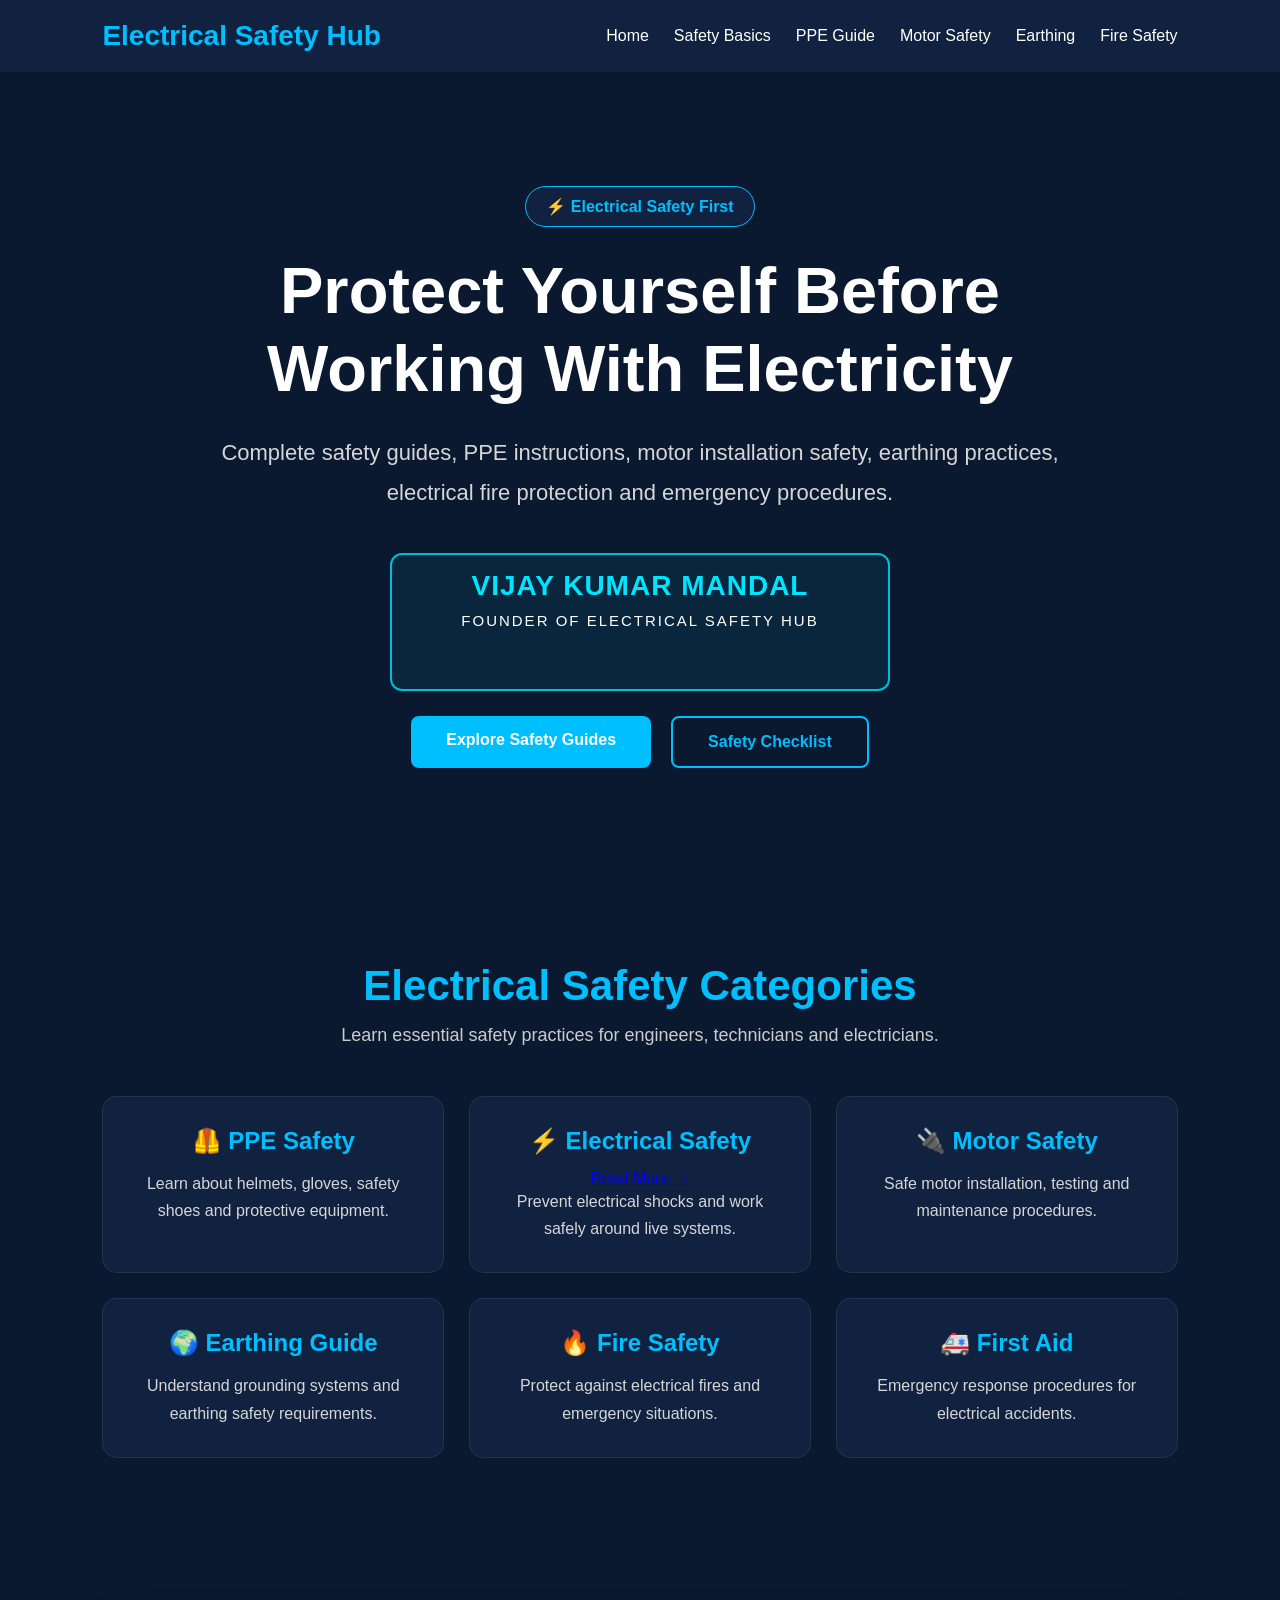
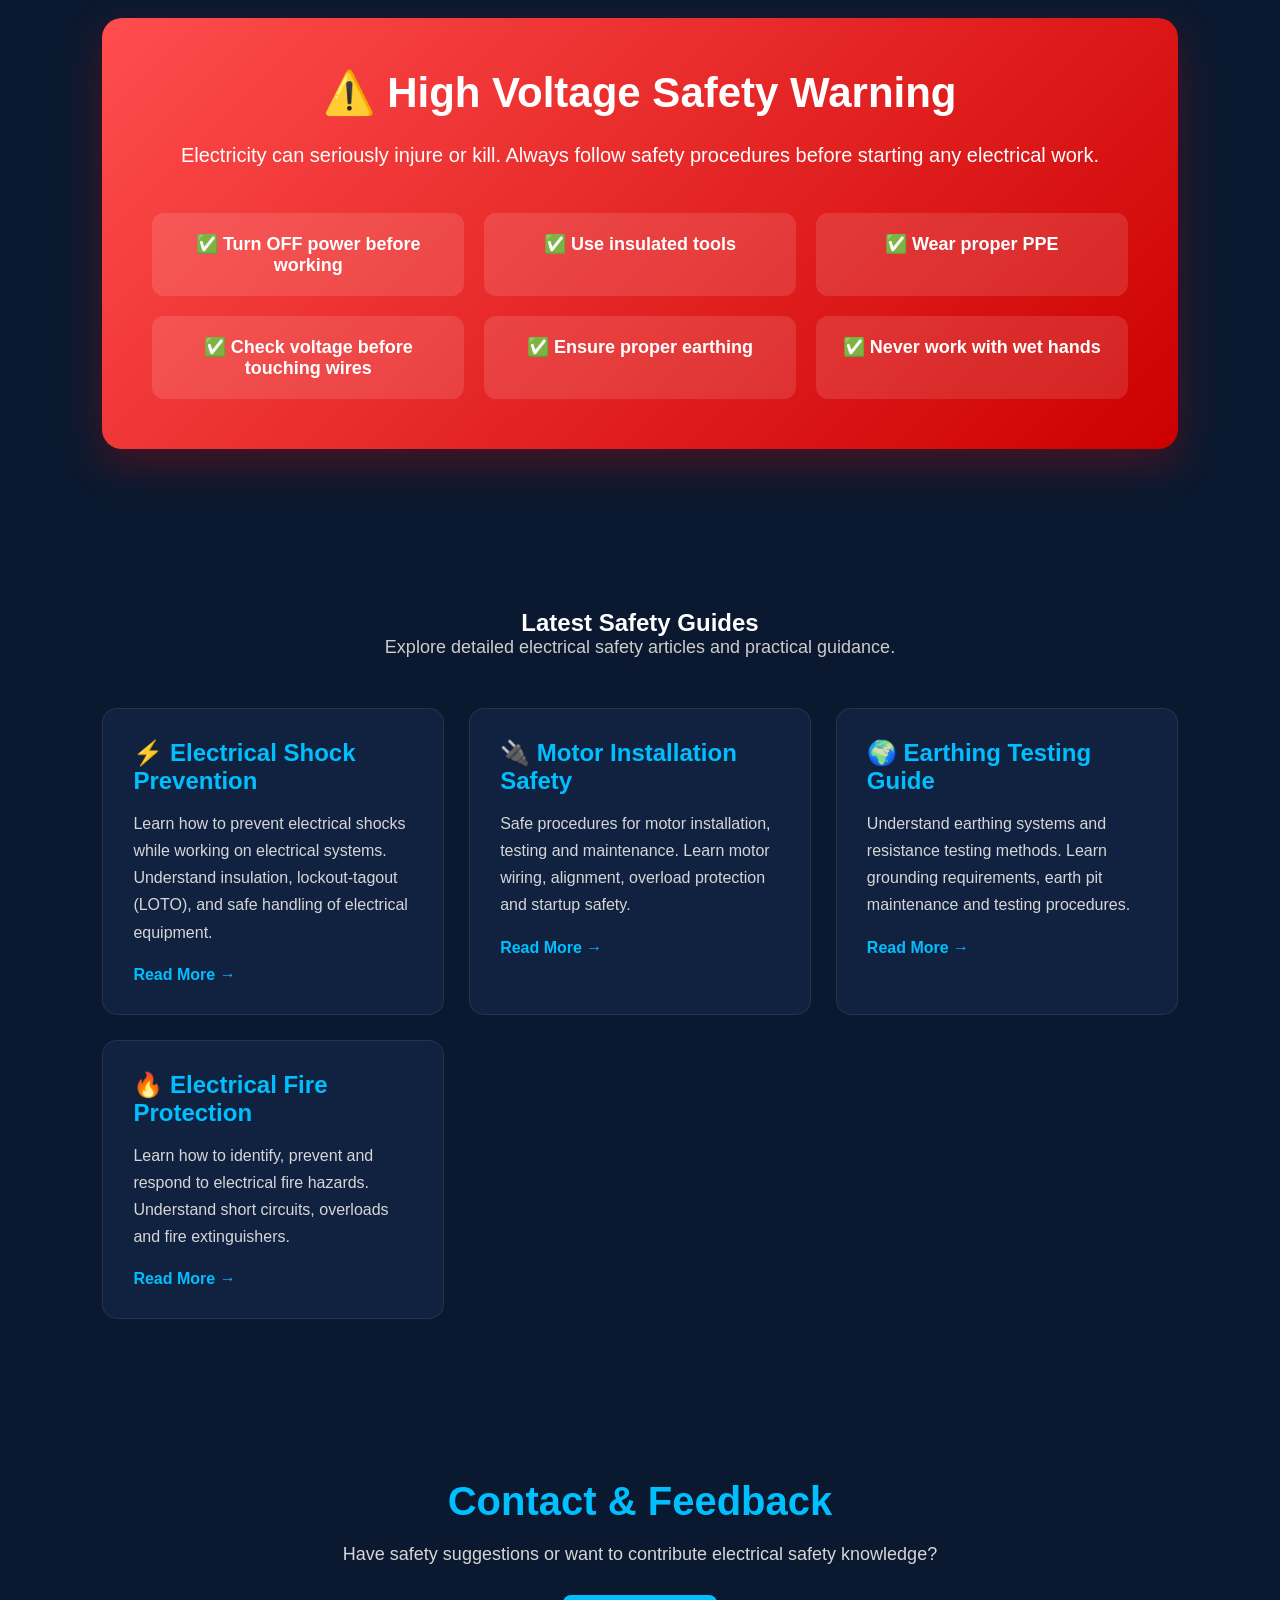
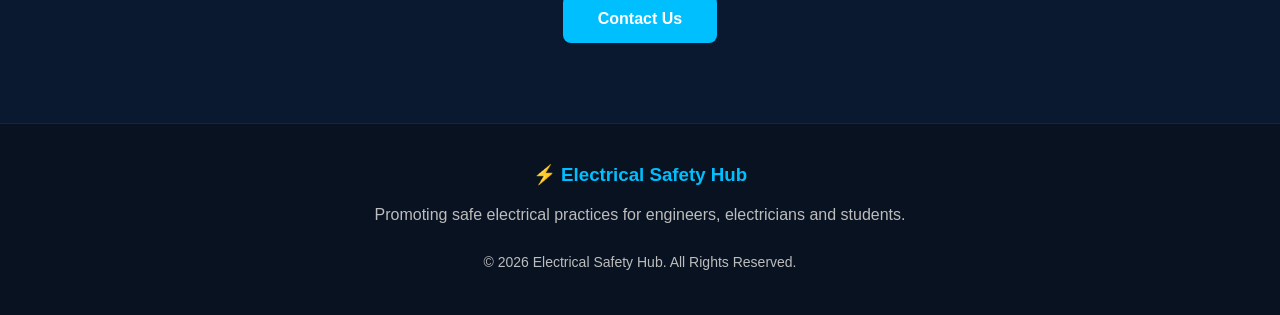
<file: index.html>
<!DOCTYPE html>
<html lang="en">
<head>
    <meta charset="UTF-8">
    <meta name="viewport" content="width=device-width, initial-scale=1.0">

    <title>Electrical Safety Hub</title>

    <link rel="stylesheet" href="style.css">
</head>
<body>

    <!-- Navbar -->
    <nav>
        <div class="logo">
            Electrical Safety Hub
        </div>

        <ul>
            <li><a href="#">Home</a></li>
            <li><a href="#">Safety Basics</a></li>
            <li><a href="#">PPE Guide</a></li>
            <li><a href="#">Motor Safety</a></li>
            <li><a href="#">Earthing</a></li>
            <li><a href="#">Fire Safety</a></li>
        </ul>
    </nav>

    <!-- Hero Section -->
    <section class="hero">

    <div class="hero-content">

        <span class="badge">⚡ Electrical Safety First</span>

        <h1>
            Protect Yourself Before Working With Electricity
        </h1>

        <p>
            Complete safety guides, PPE instructions, motor installation safety,
            earthing practices, electrical fire protection and emergency procedures.
        </p>
<div class="founder-box">
    <h3>VIJAY KUMAR MANDAL</h3>
    <p>FOUNDER OF ELECTRICAL SAFETY HUB</p>
</div>
        <div class="hero-buttons">
            <a href="#" class="btn">Explore Safety Guides</a>
            <a href="#" class="btn-outline">Safety Checklist</a>
        </div>

    </div>

</section>
<!-- Safety Categories -->

<section class="safety-section">

    <h2>Electrical Safety Categories</h2>

    <p class="section-subtitle">
        Learn essential safety practices for engineers, technicians and electricians.
    </p>

    <div class="card-container">

        <div class="card">
            <h3>🦺 PPE Safety</h3>
            <p>Learn about helmets, gloves, safety shoes and protective equipment.</p>
        </div>

        <div class="card">
            <h3>⚡ Electrical Safety</h3>
           <a href="shock-protection.html">Read More →</a>
            <p>Prevent electrical shocks and work safely around live systems.</p>
        </div>

        <div class="card">
            <h3>🔌 Motor Safety</h3>
            <p>Safe motor installation, testing and maintenance procedures.</p>
        </div>

        <div class="card">
            <h3>🌍 Earthing Guide</h3>
            <p>Understand grounding systems and earthing safety requirements.</p>
        </div>

        <div class="card">
            <h3>🔥 Fire Safety</h3>
            <p>Protect against electrical fires and emergency situations.</p>
        </div>

        <div class="card">
            <h3>🚑 First Aid</h3>
            <p>Emergency response procedures for electrical accidents.</p>
        </div>

    </div>

</section>
    <!-- Emergency Warning Section -->

<section class="warning-section">

    <div class="warning-box">

        <h2>⚠️ High Voltage Safety Warning</h2>

        <p>
            Electricity can seriously injure or kill. Always follow safety
            procedures before starting any electrical work.
        </p>

        <div class="rules">

            <div class="rule">
                ✅ Turn OFF power before working
            </div>

            <div class="rule">
                ✅ Use insulated tools
            </div>

            <div class="rule">
                ✅ Wear proper PPE
            </div>

            <div class="rule">
                ✅ Check voltage before touching wires
            </div>

            <div class="rule">
                ✅ Ensure proper earthing
            </div>

            <div class="rule">
                ✅ Never work with wet hands
            </div>

        </div>

    </div>

</section>
    <!-- Latest Safety Guides -->

<section class="guides-section">

    <h2>Latest Safety Guides</h2>

    <p class="section-subtitle">
        Explore detailed electrical safety articles and practical guidance.
    </p>

    <div class="guide-container">

        <div class="guide-card">
            <h3>⚡ Electrical Shock Prevention</h3>
           <p>
Learn how to prevent electrical shocks while working on electrical systems.
Understand insulation, lockout-tagout (LOTO), and safe handling of electrical equipment.
</p>
            <a href="#">Read More →</a>
        </div>

        <div class="guide-card">
            <h3>🔌 Motor Installation Safety</h3>
           <p>
Safe procedures for motor installation, testing and maintenance.
Learn motor wiring, alignment, overload protection and startup safety.
</p>
            <a href="#">Read More →</a>
        </div>

        <div class="guide-card">
            <h3>🌍 Earthing Testing Guide</h3>
          <p>
Understand earthing systems and resistance testing methods.
Learn grounding requirements, earth pit maintenance and testing procedures.
</p>
            <a href="#">Read More →</a>
        </div>

        <div class="guide-card">
            <h3>🔥 Electrical Fire Protection</h3>
           <p>
Learn how to identify, prevent and respond to electrical fire hazards.
Understand short circuits, overloads and fire extinguishers.
</p>
            <a href="#">Read More →</a>
        </div>

    </div>

</section>
    <!-- Contact Section -->

<section class="contact-section">

    <h2>Contact & Feedback</h2>

    <p>
        Have safety suggestions or want to contribute electrical safety knowledge?
    </p>

    <a href="mailto:vijaykumar4319262@gmail.com" class="contact-btn">
        Contact Us
    </a>

</section>

<!-- Footer -->

<footer>

    <div class="footer-content">

        <h3>⚡ Electrical Safety Hub</h3>

        <p>
            Promoting safe electrical practices for engineers,
            electricians and students.
        </p>

        <p class="copyright">
            © 2026 Electrical Safety Hub. All Rights Reserved.
        </p>

    </div>

</footer>
</body>
</html>
</file>
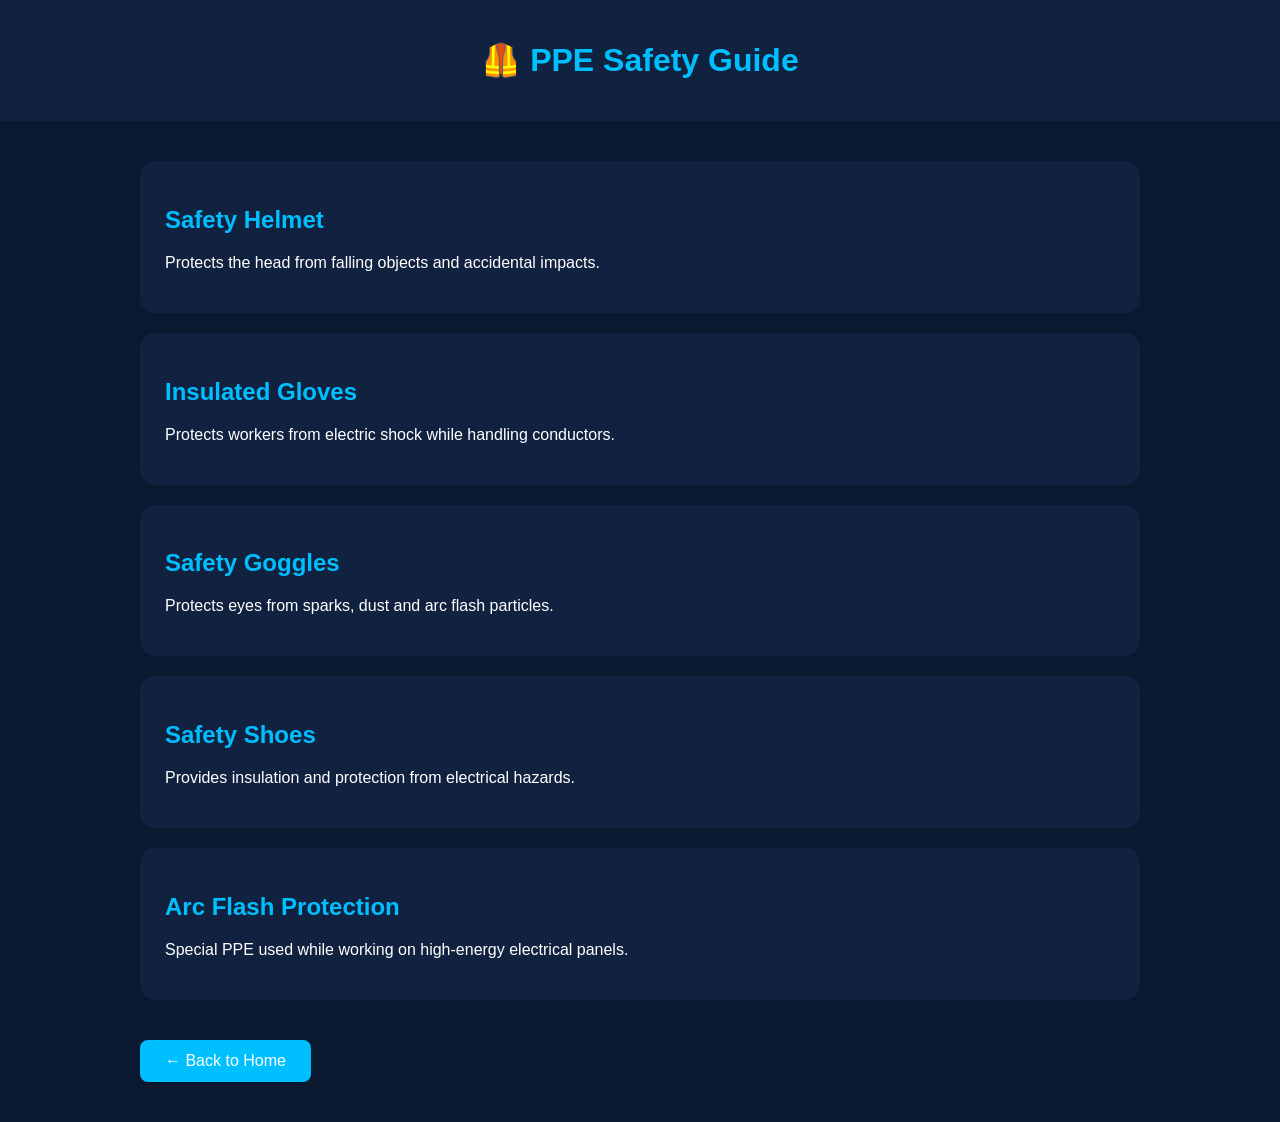
<file: ppe-guide.html>
<!DOCTYPE html>
<html lang="en">
<head>
<meta charset="UTF-8">
<meta name="viewport" content="width=device-width, initial-scale=1.0">

<title>PPE Safety Guide | Electrical Safety Hub</title>

<style>

body{
    margin:0;
    font-family:Arial,sans-serif;
    background:#0A192F;
    color:white;
}

header{
    background:#112240;
    padding:20px;
    text-align:center;
}

header h1{
    color:#00BFFF;
}

.container{
    max-width:1000px;
    margin:auto;
    padding:40px 20px;
}

.card{
    background:#112240;
    padding:25px;
    border-radius:15px;
    margin-bottom:20px;
}

.card h2{
    color:#00BFFF;
}

.back-btn{
    display:inline-block;
    margin-top:20px;
    padding:12px 25px;
    background:#00BFFF;
    color:white;
    text-decoration:none;
    border-radius:8px;
}

</style>

</head>
<body>

<header>
    <h1>🦺 PPE Safety Guide</h1>
</header>

<div class="container">

    <div class="card">
        <h2>Safety Helmet</h2>
        <p>
            Protects the head from falling objects and accidental impacts.
        </p>
    </div>

    <div class="card">
        <h2>Insulated Gloves</h2>
        <p>
            Protects workers from electric shock while handling conductors.
        </p>
    </div>

    <div class="card">
        <h2>Safety Goggles</h2>
        <p>
            Protects eyes from sparks, dust and arc flash particles.
        </p>
    </div>

    <div class="card">
        <h2>Safety Shoes</h2>
        <p>
            Provides insulation and protection from electrical hazards.
        </p>
    </div>

    <div class="card">
        <h2>Arc Flash Protection</h2>
        <p>
            Special PPE used while working on high-energy electrical panels.
        </p>
    </div>

    <a href="../index.html" class="back-btn">
        ← Back to Home
    </a>

</div>

</body>
</html>
</file>
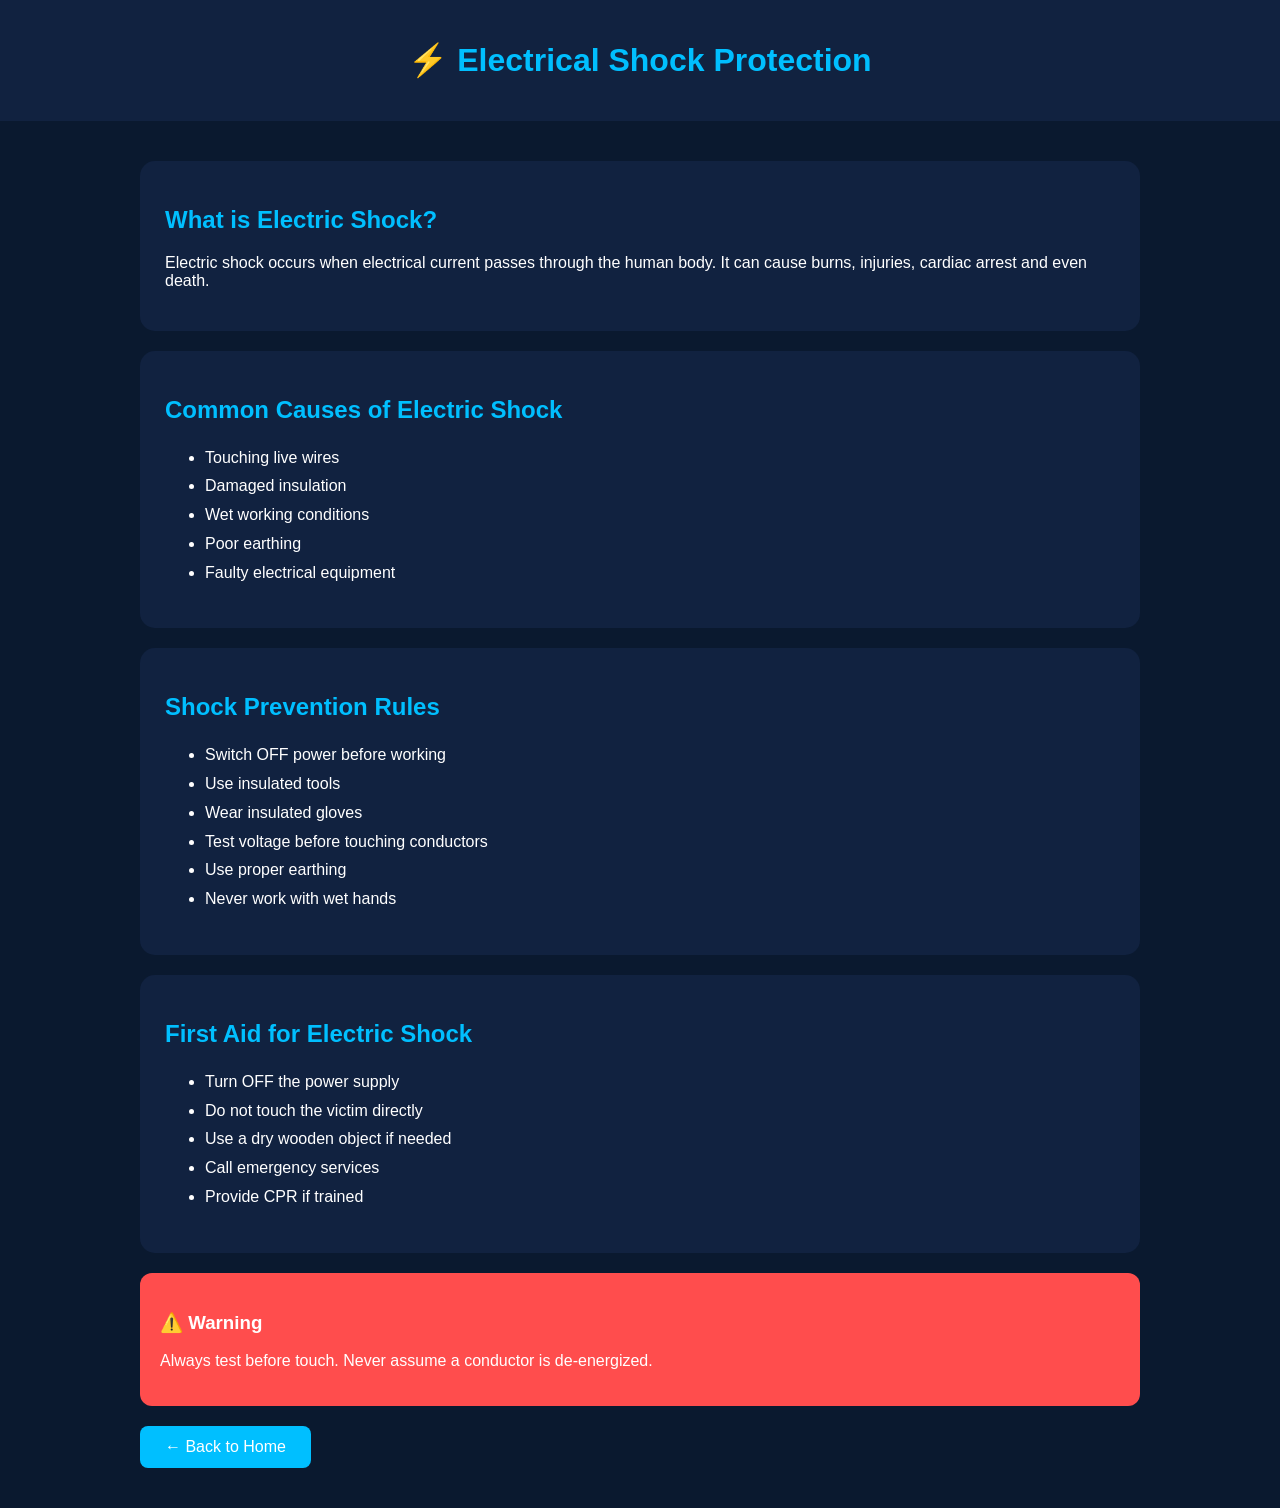
<file: shock-protection.html>
<!DOCTYPE html>
<html lang="en">
<head>
<meta charset="UTF-8">
<meta name="viewport" content="width=device-width, initial-scale=1.0">

<title>Shock Protection | Electrical Safety Hub</title>

<style>

body{
    margin:0;
    font-family:Arial,sans-serif;
    background:#0A192F;
    color:white;
}

header{
    background:#112240;
    padding:20px;
    text-align:center;
}

header h1{
    color:#00BFFF;
}

.container{
    max-width:1000px;
    margin:auto;
    padding:40px 20px;
}

.card{
    background:#112240;
    padding:25px;
    border-radius:15px;
    margin-bottom:20px;
}

.card h2{
    color:#00BFFF;
}

.card ul{
    line-height:1.8;
}

.warning{
    background:#ff4d4d;
    padding:20px;
    border-radius:12px;
    margin-top:20px;
}

.back-btn{
    display:inline-block;
    margin-top:20px;
    padding:12px 25px;
    background:#00BFFF;
    color:white;
    text-decoration:none;
    border-radius:8px;
}

</style>

</head>
<body>

<header>
    <h1>⚡ Electrical Shock Protection</h1>
</header>

<div class="container">

    <div class="card">
        <h2>What is Electric Shock?</h2>
        <p>
            Electric shock occurs when electrical current passes through the human body.
            It can cause burns, injuries, cardiac arrest and even death.
        </p>
    </div>

    <div class="card">
        <h2>Common Causes of Electric Shock</h2>
        <ul>
            <li>Touching live wires</li>
            <li>Damaged insulation</li>
            <li>Wet working conditions</li>
            <li>Poor earthing</li>
            <li>Faulty electrical equipment</li>
        </ul>
    </div>

    <div class="card">
        <h2>Shock Prevention Rules</h2>
        <ul>
            <li>Switch OFF power before working</li>
            <li>Use insulated tools</li>
            <li>Wear insulated gloves</li>
            <li>Test voltage before touching conductors</li>
            <li>Use proper earthing</li>
            <li>Never work with wet hands</li>
        </ul>
    </div>

    <div class="card">
        <h2>First Aid for Electric Shock</h2>
        <ul>
            <li>Turn OFF the power supply</li>
            <li>Do not touch the victim directly</li>
            <li>Use a dry wooden object if needed</li>
            <li>Call emergency services</li>
            <li>Provide CPR if trained</li>
        </ul>
    </div>

    <div class="warning">
        <h3>⚠️ Warning</h3>
        <p>
            Always test before touch. Never assume a conductor is de-energized.
        </p>
    </div>

    <a href="index.html" class="back-btn">← Back to Home</a>

</div>

</body>
</html>
</file>
<file: style.css>
*{
    margin:0;
    padding:0;
    box-sizing:border-box;
    font-family:Arial, sans-serif;
}

body{
    background:#0A192F;
    color:white;
}

/* Navbar */

nav{
    display:flex;
    justify-content:space-between;
    align-items:center;
    padding:20px 8%;
    background:#112240;
}

.logo{
    font-size:28px;
    font-weight:bold;
    color:#00BFFF;
}

nav ul{
    display:flex;
    list-style:none;
}

nav ul li{
    margin-left:25px;
}

nav ul li a{
    color:white;
    text-decoration:none;
}

/* Hero */

/* HERO SECTION */

.hero{
    min-height:90vh;
    display:flex;
    justify-content:center;
    align-items:center;
    text-align:center;
    padding:50px 20px;

    background:
    linear-gradient(
    rgba(10,25,47,0.92),
    rgba(10,25,47,0.92)
    ),
    url("https://images.unsplash.com/photo-1517048676732-d65bc937f952");

    background-size:cover;
    background-position:center;
}

.hero-content{
    max-width:900px;
}

.badge{
    display:inline-block;
    padding:10px 20px;
    background:#112240;
    border:1px solid #00BFFF;
    border-radius:50px;
    color:#00BFFF;
    font-weight:bold;
    margin-bottom:25px;
}

.hero h1{
    font-size:65px;
    line-height:1.2;
    margin-bottom:25px;
}

.hero p{
    font-size:22px;
    line-height:1.8;
    color:#d6d6d6;
    margin-bottom:40px;
}

.hero-buttons{
    display:flex;
    justify-content:center;
    gap:20px;
    flex-wrap:wrap;
}

.btn{
    padding:15px 35px;
    background:#00BFFF;
    color:white;
    text-decoration:none;
    border-radius:8px;
    font-weight:bold;
}

.btn:hover{
    transform:translateY(-3px);
}

.btn-outline{
    padding:15px 35px;
    border:2px solid #00BFFF;
    color:#00BFFF;
    text-decoration:none;
    border-radius:8px;
    font-weight:bold;
}

.btn-outline:hover{
    background:#00BFFF;
    color:white;
}
@media(max-width:768px){

    .hero h1{
        font-size:38px;
    }

    .hero p{
        font-size:18px;
    }

    nav{
        flex-direction:column;
        gap:15px;
    }

    nav ul{
        flex-wrap:wrap;
        justify-content:center;
    }

}
/* SAFETY SECTION */

.safety-section{
    padding:80px 8%;
    text-align:center;
}

.safety-section h2{
    font-size:42px;
    color:#00BFFF;
    margin-bottom:15px;
}

.section-subtitle{
    color:#cccccc;
    margin-bottom:50px;
    font-size:18px;
}

.card-container{
    display:grid;
    grid-template-columns:repeat(auto-fit,minmax(280px,1fr));
    gap:25px;
}

.card{
    background:#112240;
    padding:30px;
    border-radius:15px;
    transition:0.3s;
    border:1px solid rgba(255,255,255,0.08);
}

.card:hover{
    transform:translateY(-10px);
    border-color:#00BFFF;
    box-shadow:0 10px 30px rgba(0,191,255,0.25);
}

.card h3{
    font-size:24px;
    margin-bottom:15px;
    color:#00BFFF;
}

.card p{
    color:#d6d6d6;
    line-height:1.7;
}
/* WARNING SECTION */

.warning-section{
    padding:80px 8%;
}

.warning-box{
    background:linear-gradient(
    135deg,
    #ff4d4d,
    #cc0000
    );

    padding:50px;
    border-radius:20px;
    text-align:center;

    box-shadow:0 15px 40px rgba(255,0,0,0.25);
}

.warning-box h2{
    font-size:42px;
    margin-bottom:20px;
}

.warning-box p{
    font-size:20px;
    margin-bottom:40px;
    line-height:1.8;
}

.rules{
    display:grid;
    grid-template-columns:repeat(auto-fit,minmax(250px,1fr));
    gap:20px;
}

.rule{
    background:rgba(255,255,255,0.12);
    padding:20px;
    border-radius:12px;
    font-size:18px;
    font-weight:600;
}
/* GUIDES SECTION */

.guides-section{
    padding:80px 8%;
    text-align:center;
}

.guide-container{
    display:grid;
    grid-template-columns:repeat(auto-fit,minmax(280px,1fr));
    gap:25px;
    margin-top:40px;
}

.guide-card{
    background:#112240;
    padding:30px;
    border-radius:15px;
    text-align:left;
    transition:0.3s;
    border:1px solid rgba(255,255,255,0.08);
}

.guide-card:hover{
    transform:translateY(-10px);
    border-color:#00BFFF;
    box-shadow:0 10px 30px rgba(0,191,255,0.25);
}

.guide-card h3{
    color:#00BFFF;
    margin-bottom:15px;
    font-size:24px;
}

.guide-card p{
    color:#d6d6d6;
    line-height:1.7;
    margin-bottom:20px;
}

.guide-card a{
    color:#00BFFF;
    text-decoration:none;
    font-weight:bold;
}
/* CONTACT SECTION */

.contact-section{
    padding:80px 8%;
    text-align:center;
}

.contact-section h2{
    color:#00BFFF;
    font-size:40px;
    margin-bottom:20px;
}

.contact-section p{
    color:#d6d6d6;
    font-size:18px;
    margin-bottom:30px;
}

.contact-btn{
    display:inline-block;
    padding:15px 35px;
    background:#00BFFF;
    color:white;
    text-decoration:none;
    border-radius:8px;
    font-weight:bold;
}

.contact-btn:hover{
    transform:translateY(-3px);
}

/* FOOTER */

footer{
    background:#081221;
    padding:40px 20px;
    text-align:center;
    border-top:1px solid rgba(255,255,255,0.08);
}

.footer-content h3{
    color:#00BFFF;
    margin-bottom:15px;
}

.footer-content p{
    color:#bdbdbd;
    line-height:1.8;
}

.copyright{
    margin-top:20px;
    font-size:14px;
}
.founder-box{
    margin:25px auto;
    padding:15px 25px;
    max-width:500px;
    border:2px solid #00bcd4;
    border-radius:12px;
    background:rgba(0,188,212,0.08);
    text-align:center;
}

.founder-box h3{
    margin:0;
    color:#00e5ff;
    font-size:28px;
    font-weight:700;
    letter-spacing:1px;
}

.founder-box p{
    margin-top:5px;
    color:white;
    font-size:15px;
    letter-spacing:2px;
}
</file>
